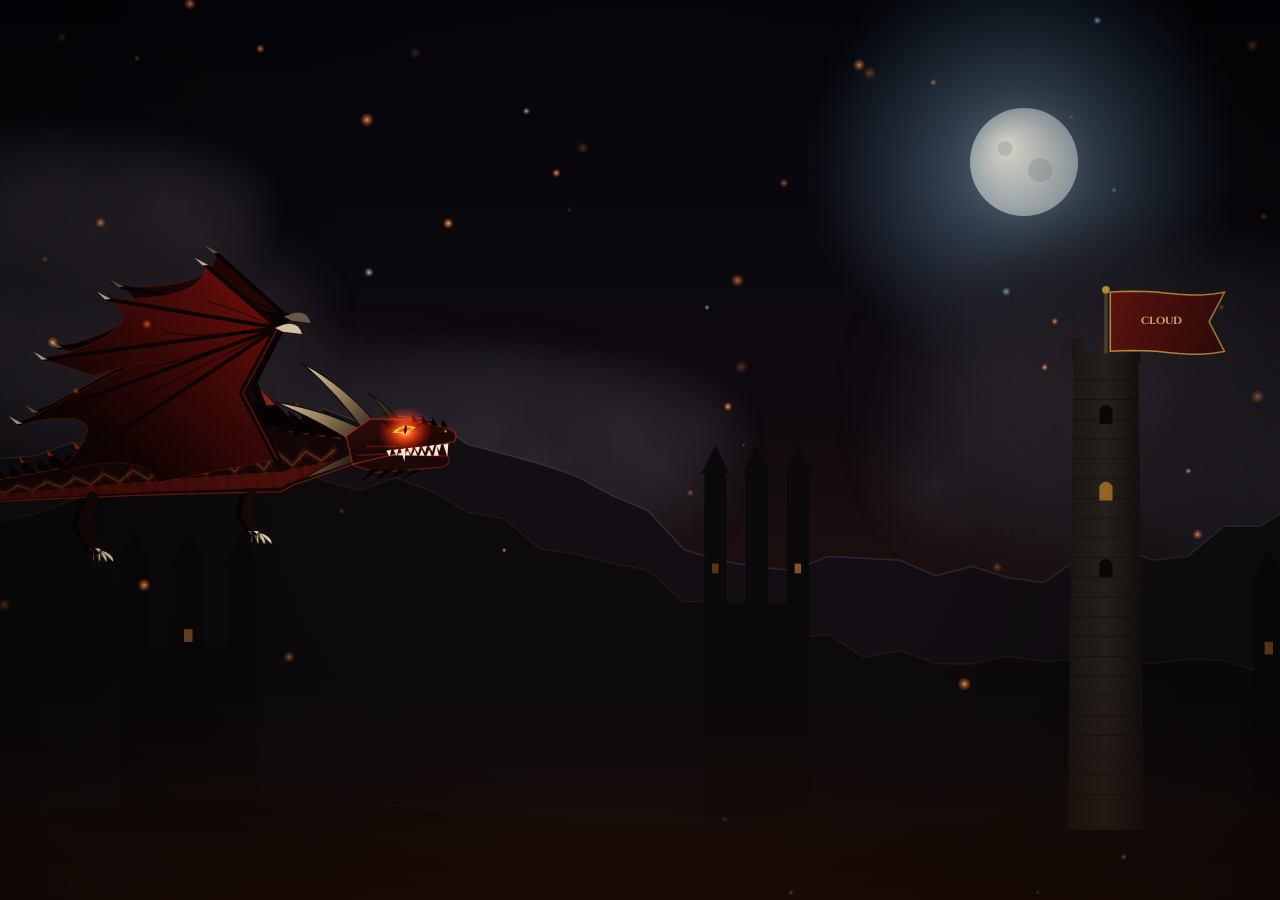
<file: dragon.html>
<!DOCTYPE html>
<html lang="en">
<head>
  <meta charset="UTF-8" />
  <meta name="viewport" content="width=device-width, initial-scale=1.0, maximum-scale=1.0, user-scalable=no" />
  <title>Dragon Flight · Mohit Gora</title>
  <meta name="description" content="Fly Mohit Gora's dragon, burn the banners, defeat the Frost Wyrm and unlock his GitHub repositories." />
  <meta name="theme-color" content="#07080a" />
  <meta property="og:type" content="website" />
  <meta property="og:url" content="https://mohitgora950.github.io/dragon.html" />
  <meta property="og:title" content="Dragon Flight · Play Mohit Gora's portfolio game" />
  <meta property="og:description" content="Fly the dragon, burn the banners to unlock my projects, then beat the Frost Wyrm boss. Combos, ranks and power-ups." />
  <meta property="og:image" content="https://mohitgora950.github.io/assets/og/dragon.png" />
  <meta property="og:image:width" content="1200" />
  <meta property="og:image:height" content="630" />
  <meta property="og:image:alt" content="Dragon Flight: a dragon breathing fire at the Frost Wyrm" />
  <meta name="twitter:card" content="summary_large_image" />
  <meta name="twitter:image" content="https://mohitgora950.github.io/assets/og/dragon.png" />
  <link rel="icon" href="data:image/svg+xml,%3Csvg xmlns='http://www.w3.org/2000/svg' viewBox='0 0 64 64'%3E%3Crect width='64' height='64' rx='14' fill='%2307080a'/%3E%3Cpath d='M32 8c4 10 14 14 14 28a14 14 0 0 1-28 0c0-8 5-12 7-18 2 5 4 7 7 8-1-7-1-12 0-18z' fill='%23e8703a'/%3E%3C/svg%3E" />
  <link rel="preconnect" href="https://fonts.googleapis.com" />
  <link rel="preconnect" href="https://fonts.gstatic.com" crossorigin />
  <link href="https://fonts.googleapis.com/css2?family=Cinzel:wght@600;800;900&family=Inter:wght@400;500;600;700&display=swap" rel="stylesheet" />
  <link rel="stylesheet" href="https://cdnjs.cloudflare.com/ajax/libs/font-awesome/6.5.1/css/all.min.css" />
  <style>
    :root {
      --gold: #d9a441; --gold-2: #f3d58b; --ember: #e8703a; --ember-2: #ff9a4d; --frost: #8fd3ff;
      --text: #ece3cf; --dim: #b2a98f; --panel: rgba(12, 10, 9, .8); --line: rgba(217, 164, 65, .3);
    }
    * { box-sizing: border-box; }
    html, body { margin: 0; height: 100%; background: #07080a; color: var(--text); font-family: Inter, system-ui, sans-serif; overflow: hidden; }
    body { touch-action: none; user-select: none; -webkit-user-select: none; }
    canvas { position: fixed; inset: 0; width: 100%; height: 100%; display: block; }
    a { color: inherit; }
    button { font: inherit; color: inherit; }

    /* ---------- Intro ---------- */
    .title { position: fixed; left: 0; right: 0; top: 50%; transform: translateY(-62%); text-align: center; pointer-events: none; z-index: 5; transition: opacity 1s ease, transform 1.2s ease; }
    .title.gone { opacity: 0; transform: translateY(-140%) scale(.9); }
    .title h1 {
      margin: 0; font-family: Cinzel, serif; font-weight: 900; font-size: clamp(2.2rem, 8.5vw, 7rem); letter-spacing: .06em; line-height: 1.05;
      color: #f3d58b; text-shadow: 0 0 18px rgba(255, 120, 40, .8), 0 0 50px rgba(232, 80, 20, .5), 0 2px 0 #9a5a16;
      clip-path: inset(0 100% 0 0); padding: 0 .2em;
    }
    .title h1.lit { animation: smoulder 2.6s ease-in-out infinite; }
    @keyframes smoulder {
      0%, 100% { text-shadow: 0 0 16px rgba(255, 120, 40, .75), 0 0 46px rgba(232, 80, 20, .45), 0 2px 0 #9a5a16; }
      50% { text-shadow: 0 0 26px rgba(255, 150, 60, 1), 0 0 80px rgba(232, 80, 20, .7), 0 2px 0 #9a5a16; }
    }
    .title p { margin: 14px 0 0; font-family: Cinzel, serif; letter-spacing: .32em; text-transform: uppercase; font-size: clamp(.7rem, 1.6vw, 1rem); color: var(--dim); opacity: 0; transform: translateY(10px); transition: opacity .9s, transform .9s; }
    .title.show-sub p { opacity: 1; transform: none; }

    .start { position: fixed; left: 50%; bottom: 10vh; transform: translateX(-50%) translateY(20px); z-index: 6; opacity: 0; pointer-events: none; display: flex; flex-direction: column; align-items: center; gap: 12px; transition: opacity .8s, transform .8s; width: min(640px, 94vw); }
    .start.show { opacity: 1; pointer-events: auto; transform: translateX(-50%); }
    .start.gone { opacity: 0 !important; pointer-events: none !important; }
    .btn { display: inline-flex; align-items: center; gap: 10px; border: 0; cursor: pointer; padding: 15px 30px; border-radius: 999px; font: 700 1rem Inter, sans-serif; text-decoration: none; white-space: nowrap; color: #1d0f06; background: linear-gradient(135deg, var(--gold-2), var(--ember-2) 55%, var(--ember)); box-shadow: 0 0 40px -6px rgba(232, 112, 58, .7); transition: transform .2s, box-shadow .2s; }
    .btn:hover { transform: translateY(-2px); box-shadow: 0 0 60px -4px rgba(232, 112, 58, .9); }
    .btn.big { padding: 18px 38px; font-size: 1.1rem; animation: throb 1.6s ease-in-out infinite; }
    @keyframes throb { 0%, 100% { box-shadow: 0 0 40px -6px rgba(232, 112, 58, .7); } 50% { box-shadow: 0 0 70px 0 rgba(255, 120, 40, .95); } }
    .btn.ghost { color: var(--text); background: rgba(14, 12, 10, .6); border: 1px solid var(--line); box-shadow: none; animation: none; }
    .hint { font-size: .8rem; color: var(--dim); text-align: center; line-height: 1.7; }
    .hint kbd { font-family: inherit; padding: 1px 6px; border-radius: 5px; border: 1px solid var(--line); background: rgba(255,255,255,.05); color: var(--text); }
    .best-line { font: 700 .85rem Cinzel, serif; letter-spacing: .14em; color: var(--gold-2); min-height: 1em; }

    /* ---------- HUD ---------- */
    .hud { position: fixed; top: 12px; left: 12px; right: 12px; z-index: 7; display: none; justify-content: space-between; align-items: flex-start; gap: 10px; pointer-events: none; }
    body.playing .hud { display: flex; }
    .hud > * { pointer-events: auto; }
    .chip { display: inline-flex; align-items: center; gap: 7px; padding: 8px 12px; border-radius: 999px; background: var(--panel); border: 1px solid var(--line); backdrop-filter: blur(8px); -webkit-backdrop-filter: blur(8px); font-size: .82rem; text-decoration: none; color: var(--text); cursor: pointer; }
    .chip b { color: var(--gold-2); }
    .hud-left { display: flex; flex-direction: column; gap: 8px; }
    .bars { display: grid; gap: 6px; padding: 10px 12px; border-radius: 14px; background: var(--panel); border: 1px solid var(--line); backdrop-filter: blur(8px); width: 210px; }
    .bar-row { display: grid; grid-template-columns: 18px 1fr; align-items: center; gap: 8px; font-size: .75rem; }
    .bar-row i.fa-solid { text-align: center; }
    .bar { height: 9px; border-radius: 6px; background: rgba(255,255,255,.08); overflow: hidden; position: relative; }
    .bar > span { position: absolute; inset: 0; transform-origin: left; transition: transform .12s linear; border-radius: 6px; }
    .hp > span { background: linear-gradient(90deg, #b3121b, #ff4d4d); box-shadow: 0 0 10px rgba(255, 60, 60, .7); }
    .fuel > span { background: linear-gradient(90deg, #e8703a, #ffd27a); box-shadow: 0 0 10px rgba(255, 150, 60, .7); }
    .fuel.locked > span { background: linear-gradient(90deg, #555, #888); box-shadow: none; animation: blinkbar .3s steps(2) infinite; }
    @keyframes blinkbar { 50% { opacity: .4; } }
    .boost-row { display: flex; align-items: center; gap: 6px; font-size: .72rem; color: var(--dim); }
    .boost-row .dot { width: 9px; height: 9px; border-radius: 50%; background: #2a2f36; }
    .boost-row.ready .dot { background: #8fd3ff; box-shadow: 0 0 10px #8fd3ff; }
    .powers { display: flex; gap: 6px; flex-wrap: wrap; }
    .power { padding: 4px 9px; border-radius: 999px; font-size: .7rem; font-weight: 700; letter-spacing: .04em; }
    .power.inferno { background: rgba(80, 140, 255, .2); border: 1px solid #6fb6ff; color: #bfe0ff; }
    .power.infinite { background: rgba(255, 140, 50, .2); border: 1px solid #ff9a4d; color: #ffd9b0; }

    .hud-center { position: absolute; left: 50%; transform: translateX(-50%); top: 0; text-align: center; pointer-events: none; }
    .score { font: 900 clamp(1.6rem, 4vw, 2.4rem) Cinzel, serif; color: var(--gold-2); text-shadow: 0 0 20px rgba(255, 120, 40, .6); line-height: 1; }
    .rank { font: 700 .72rem Cinzel, serif; letter-spacing: .25em; color: var(--ember-2); margin-top: 4px; text-transform: uppercase; }
    .combo { font: 900 1.1rem Cinzel, serif; color: #fff; margin-top: 6px; letter-spacing: .08em; opacity: 0; transform: scale(.6); transition: opacity .2s; text-shadow: 0 0 16px rgba(255, 90, 30, .9); }
    .combo.on { opacity: 1; }
    .combo.pop { animation: pop .28s ease-out; }
    @keyframes pop { 0% { transform: scale(1.6); } 100% { transform: scale(1); } }
    .combo-time { height: 3px; width: 120px; margin: 4px auto 0; background: rgba(255,255,255,.1); border-radius: 3px; overflow: hidden; opacity: 0; }
    .combo-time span { display: block; height: 100%; background: #ff9a4d; transform-origin: left; }
    .combo.on + .combo-time { opacity: 1; }
    .hud-right { display: flex; gap: 6px; flex-wrap: wrap; justify-content: flex-end; max-width: 46vw; }

    .boss-bar { position: fixed; left: 50%; top: 126px; transform: translateX(-50%); width: min(520px, 80vw); z-index: 7; text-align: center; display: none; }
    .boss-bar.on { display: block; animation: rise .6s ease; }
    .boss-bar .nm { font: 900 .9rem Cinzel, serif; letter-spacing: .3em; color: #bfe8ff; text-shadow: 0 0 14px #4fb6ff; margin-bottom: 6px; }
    .boss-bar .bar { height: 12px; border: 1px solid rgba(143, 211, 255, .5); }
    .boss-bar .bar > span { background: linear-gradient(90deg, #2a7bd8, #9fe3ff); box-shadow: 0 0 14px #4fb6ff; }
    @keyframes rise { from { opacity: 0; transform: translate(-50%, -10px); } to { opacity: 1; transform: translate(-50%, 0); } }

    .vault { position: fixed; right: 12px; top: 64px; z-index: 7; width: 280px; max-height: calc(100vh - 90px); overflow: auto; padding: 14px; border-radius: 16px; background: var(--panel); border: 1px solid var(--line); backdrop-filter: blur(10px); transition: transform .4s, opacity .4s; }
    .vault.collapsed { transform: translateX(calc(100% + 20px)); opacity: 0; pointer-events: none; }
    .vault h2 { margin: 0 0 4px; font: 800 .9rem Cinzel, serif; letter-spacing: .12em; color: var(--gold); }
    .vault .sub { margin: 0 0 10px; font-size: .74rem; color: var(--dim); }
    .repo { display: block; padding: 10px 11px; border-radius: 12px; margin-bottom: 7px; border: 1px solid rgba(255,255,255,.06); background: rgba(255,255,255,.02); text-decoration: none; }
    .repo .name { display: flex; align-items: center; gap: 8px; font-weight: 600; font-size: .85rem; }
    .repo .desc { font-size: .74rem; color: var(--dim); margin-top: 3px; line-height: 1.45; }
    .repo.locked { opacity: .5; pointer-events: none; }
    .repo.open { border-color: var(--line); background: rgba(232, 112, 58, .08); }
    .repo.open .name i { color: var(--ember-2); }
    .repo.open:hover { border-color: var(--gold); }
    .repo.flash { animation: flash 1.2s ease; }
    @keyframes flash { 0% { background: rgba(255, 150, 60, .5); } 100% { background: rgba(232, 112, 58, .08); } }

    .toast { position: fixed; left: 50%; bottom: 24px; transform: translate(-50%, 20px); z-index: 9; opacity: 0; padding: 12px 18px; border-radius: 14px; background: var(--panel); border: 1px solid var(--gold); backdrop-filter: blur(10px); text-align: center; max-width: min(420px, 92vw); transition: opacity .35s, transform .35s; pointer-events: none; }
    .toast.show { opacity: 1; transform: translate(-50%, 0); pointer-events: auto; }
    .toast h3 { margin: 0 0 4px; font: 800 .95rem Cinzel, serif; color: var(--gold-2); letter-spacing: .05em; }
    .toast p { margin: 0 0 8px; font-size: .8rem; color: var(--dim); }
    .toast a { font-size: .82rem; color: var(--ember-2); font-weight: 700; }

    .announce { position: fixed; left: 0; right: 0; top: 34%; z-index: 8; text-align: center; pointer-events: none; opacity: 0; }
    .announce.show { animation: announce 2.4s ease forwards; }
    .announce .a1 { font: 700 clamp(.8rem, 2vw, 1.05rem) Cinzel, serif; letter-spacing: .5em; color: var(--dim); }
    .announce .a2 { font: 900 clamp(2rem, 7vw, 4.6rem) Cinzel, serif; letter-spacing: .06em; color: var(--gold-2); text-shadow: 0 0 30px rgba(255, 100, 30, .9), 0 0 80px rgba(255, 60, 20, .6); }
    .announce.frost .a2 { color: #d8f3ff; text-shadow: 0 0 30px rgba(80, 180, 255, .9), 0 0 80px rgba(60, 140, 255, .6); }
    @keyframes announce { 0% { opacity: 0; transform: scale(1.5); } 12% { opacity: 1; transform: scale(1); } 75% { opacity: 1; } 100% { opacity: 0; transform: scale(.96); } }

    .hurt { position: fixed; inset: 0; z-index: 6; pointer-events: none; background: radial-gradient(ellipse at center, transparent 45%, rgba(200, 0, 0, .55) 100%); opacity: 0; }

    .touch-btn { position: fixed; z-index: 8; border-radius: 50%; display: none; touch-action: none; align-items: center; justify-content: center; }
    .fire-btn { right: 18px; bottom: 22px; width: 88px; height: 88px; border: 2px solid rgba(255, 170, 90, .6); color: #fff2d8; font-size: 2rem; background: radial-gradient(circle at 50% 40%, #ff9a4d, #b8361c 70%); box-shadow: 0 0 40px rgba(232, 112, 58, .7); }
    .boost-btn { right: 118px; bottom: 30px; width: 64px; height: 64px; border: 2px solid rgba(143, 211, 255, .6); color: #e6f6ff; font-size: 1.4rem; background: radial-gradient(circle at 50% 40%, #5fb8ff, #1d4f8a 75%); box-shadow: 0 0 30px rgba(80, 170, 255, .6); }
    .touch-btn.active { transform: scale(.92); filter: brightness(1.3); }
    body.playing.touch .touch-btn { display: flex; }

    .panel { position: fixed; inset: 0; z-index: 10; display: grid; place-items: center; padding: 20px; background: radial-gradient(circle at 50% 50%, rgba(40, 10, 6, .78), rgba(5, 6, 8, .94)); opacity: 0; pointer-events: none; transition: opacity .6s; }
    .panel.show { opacity: 1; pointer-events: auto; }
    .card { text-align: center; max-width: 560px; }
    .card h2 { margin: 0; font: 900 clamp(2rem, 7vw, 3.6rem) Cinzel, serif; color: var(--gold-2); letter-spacing: .05em; text-shadow: 0 0 30px rgba(255, 90, 30, .8); }
    .card.dead h2 { color: #ff6b5a; text-shadow: 0 0 30px rgba(255, 30, 20, .8); }
    .stats { display: grid; grid-template-columns: repeat(3, 1fr); gap: 10px; margin: 22px 0 14px; }
    .stats div { padding: 12px 8px; border-radius: 12px; background: rgba(255,255,255,.04); border: 1px solid var(--line); }
    .stats b { display: block; font: 900 1.4rem Cinzel, serif; color: var(--gold-2); }
    .stats span { font-size: .72rem; color: var(--dim); text-transform: uppercase; letter-spacing: .1em; }
    .nudge { font-weight: 600; color: #ffd0a0; margin: 6px 0 22px; min-height: 1.4em; }
    .nudge.record { color: #7ee06a; font: 900 1.2rem Cinzel, serif; letter-spacing: .08em; animation: throbText 1s ease-in-out infinite; }
    @keyframes throbText { 50% { transform: scale(1.06); } }
    .card p.lead { color: var(--dim); line-height: 1.7; margin: 14px 0 0; }
    .actions { display: flex; flex-wrap: wrap; gap: 12px; justify-content: center; }
    .small { font-size: .75rem; color: var(--dim); margin-top: 16px; }

    @media (max-width: 760px) {
      .title p { letter-spacing: .14em; padding: 0 16px; }
      .bars { width: 150px; padding: 8px 10px; }
      .hud .chip .lbl, .boost-row .lbl { display: none; }
      .hud-center { top: 54px; }
      .boss-bar { top: 160px; }
      .vault { left: 12px; right: 12px; width: auto; top: auto; bottom: 126px; max-height: 40vh; }
      .stats b { font-size: 1.1rem; }
    }
  </style>
</head>
<body>
  <canvas id="game"></canvas>
  <div class="hurt" id="hurt"></div>

  <div class="title" id="title">
    <h1 id="titleText">I AM MOHIT GORA</h1>
    <p>Software Engineer · AI / ML · Open to Work</p>
  </div>

  <div class="start" id="start">
    <div class="best-line" id="bestLine"></div>
    <button class="btn big" id="startBtn"><i class="fa-solid fa-dragon"></i> Mount the dragon</button>
    <div class="hint" id="startHint">
      <span class="desk">Fly: <b>mouse</b> or <kbd>W</kbd><kbd>A</kbd><kbd>S</kbd><kbd>D</kbd> · Fire: hold <b>click</b> / <kbd>Space</kbd> · Dash: <kbd>Shift</kbd> · Pause: <kbd>P</kbd></span><br />
      Burn the 6 banners to unlock my projects, then face the <b style="color:#bfe8ff">Frost Wyrm</b>.
    </div>
  </div>

  <div class="hud" id="hud">
    <div class="hud-left">
      <a class="chip" href="index.html" style="align-self:flex-start"><i class="fa-solid fa-arrow-left"></i> <span class="lbl">Portfolio</span></a>
      <div class="bars">
        <div class="bar-row"><i class="fa-solid fa-heart" style="color:#ff5a5a"></i><div class="bar hp"><span id="hpFill"></span></div></div>
        <div class="bar-row"><i class="fa-solid fa-fire" style="color:#ff9a4d"></i><div class="bar fuel" id="fuelBar"><span id="fuelFill"></span></div></div>
        <div class="boost-row" id="boostRow"><span class="dot"></span> Dash <span class="lbl" style="opacity:.7">(Shift)</span></div>
        <div class="powers" id="powers"></div>
      </div>
    </div>
    <div class="hud-center">
      <div class="score" id="score">0</div>
      <div class="rank" id="rank">Hatchling</div>
      <div class="combo" id="combo"></div>
      <div class="combo-time"><span id="comboTime"></span></div>
    </div>
    <div class="hud-right">
      <span class="chip"><i class="fa-solid fa-flag"></i> <b id="burned">0</b>/<span id="total">5</span></span>
      <button class="chip" id="muteBtn" aria-label="Toggle sound"><i class="fa-solid fa-volume-high"></i></button>
      <button class="chip" id="pauseBtn" aria-label="Pause"><i class="fa-solid fa-pause"></i></button>
      <button class="chip" id="vaultToggle"><i class="fa-solid fa-book-open"></i> <span class="lbl">Repos</span></button>
    </div>
  </div>

  <div class="boss-bar" id="bossBar">
    <div class="nm">THE FROST WYRM</div>
    <div class="bar"><span id="bossFill"></span></div>
  </div>

  <aside class="vault collapsed" id="vault">
    <h2>The Vault</h2>
    <p class="sub">Burn a tower's banner to unlock each repo.</p>
    <div id="repoList"></div>
  </aside>

  <div class="toast" id="toast"></div>
  <div class="announce" id="announce"><div class="a1"></div><div class="a2"></div></div>

  <button class="touch-btn boost-btn" id="boostBtn" aria-label="Dash"><i class="fa-solid fa-wind"></i></button>
  <button class="touch-btn fire-btn" id="fireBtn" aria-label="Breathe fire"><i class="fa-solid fa-fire"></i></button>

  <div class="panel" id="pausePanel">
    <div class="card">
      <h2>Paused</h2>
      <p class="lead">The realm waits for you.</p>
      <div class="actions" style="margin-top:22px">
        <button class="btn" id="resumeBtn"><i class="fa-solid fa-play"></i> Resume</button>
        <a class="btn ghost" href="index.html"><i class="fa-solid fa-arrow-left"></i> Portfolio</a>
      </div>
    </div>
  </div>

  <div class="panel" id="overPanel">
    <div class="card dead">
      <h2>You Have Fallen</h2>
      <div class="stats">
        <div><b id="oScore">0</b><span>Score</span></div>
        <div><b id="oBest">0</b><span>Best</span></div>
        <div><b id="oRank">—</b><span>Rank</span></div>
      </div>
      <div class="nudge" id="nudge"></div>
      <div class="actions">
        <button class="btn big" id="retryBtn"><i class="fa-solid fa-rotate-right"></i> Fly again</button>
        <a class="btn ghost" href="index.html#projects"><i class="fa-solid fa-folder-open"></i> See projects</a>
      </div>
      <div class="small">Press <b>R</b> or <b>Space</b> to fly again</div>
    </div>
  </div>

  <div class="panel" id="winPanel">
    <div class="card">
      <h2>The Realm Is Yours</h2>
      <div class="stats">
        <div><b id="wScore">0</b><span>Score</span></div>
        <div><b id="wBest">0</b><span>Best</span></div>
        <div><b id="wRank">—</b><span>Rank</span></div>
      </div>
      <p class="lead">You burned every banner, slew the Frost Wyrm and unlocked all my repositories. If you build software or hire people who do,
        let's talk. I'm <b style="color:#f3d58b">open to work</b> and I commit fully to work I care about.</p>
      <div class="actions" style="margin-top:22px">
        <a class="btn" href="index.html#contact"><i class="fa-solid fa-feather-pointed"></i> Hire me</a>
        <a class="btn ghost" href="https://github.com/mohitgora950" target="_blank" rel="noopener"><i class="fa-brands fa-github"></i> GitHub</a>
        <button class="btn ghost" id="endlessBtn"><i class="fa-solid fa-infinity"></i> Endless mode</button>
      </div>
    </div>
  </div>

  <script src="dragon.js"></script>
</body>
</html>
</file>
